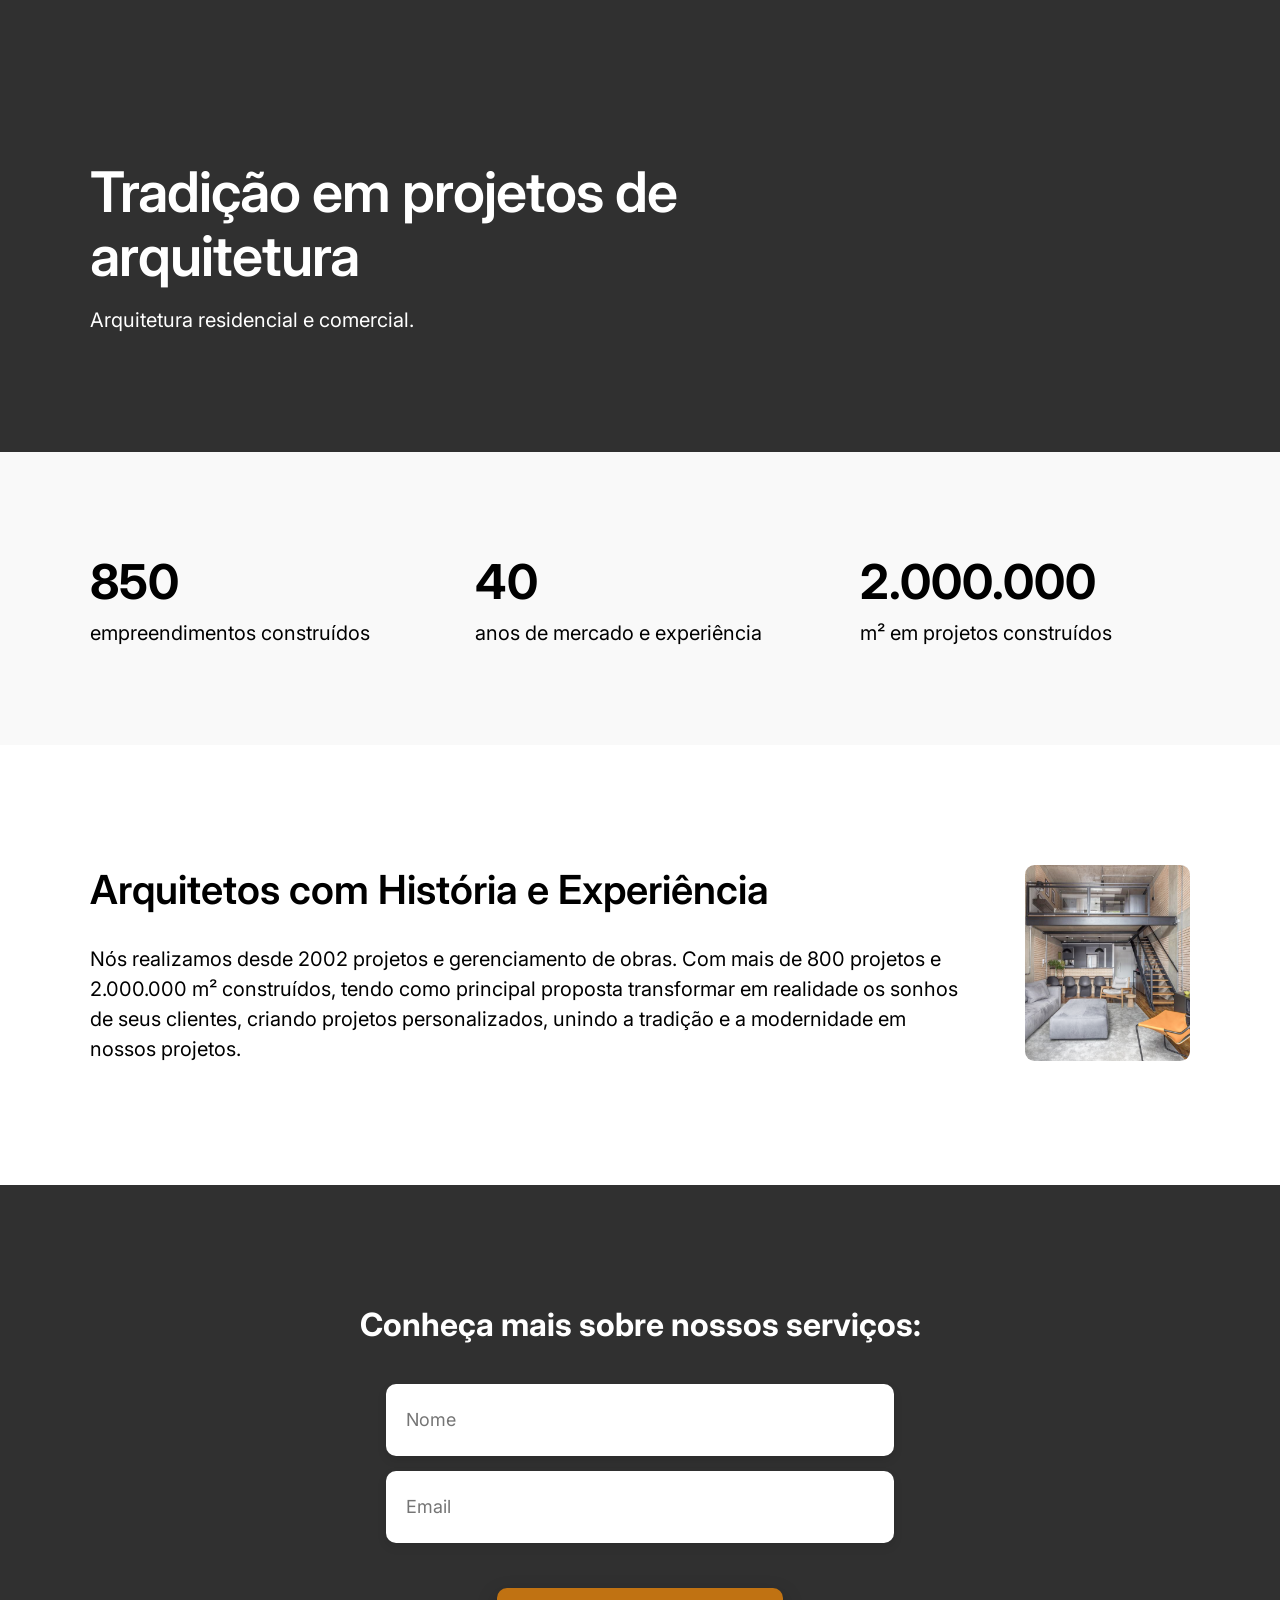
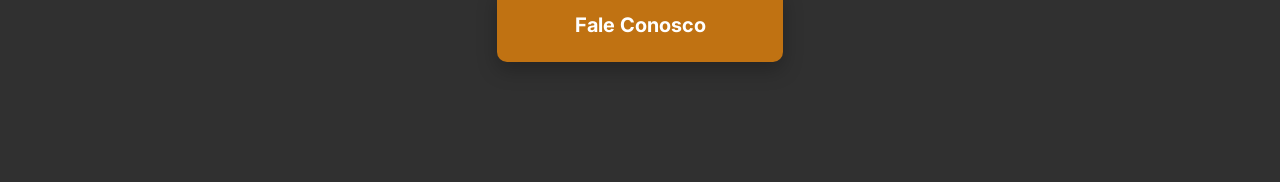
<file: index.html>
<!DOCTYPE html>
<html lang="pt-br">
<head>
  <meta charset="UTF-8">
  <meta name="viewport" content="width=device-width, initial-scale=1.0">

  <!-- Google Fonts -->
  <link rel="preconnect" href="https://fonts.googleapis.com">
  <link rel="preconnect" href="https://fonts.gstatic.com" crossorigin>
  <link href="https://fonts.googleapis.com/css2?family=Inter:wght@400;600;700&display=swap" rel="stylesheet">

  <link rel="stylesheet" href="style.css">
  <title>Desafio 1 - Landing Page</title>
</head>
<body>

  <!-- HERO -->
  <section id="hero">
    <div class="container">
      <h1>Tradição em projetos de arquitetura</h1>
      <p>Arquitetura residencial e comercial.</p>
    </div>
  </section>

  <!-- NÚMEROS -->
  <section id="numeros">
    <div class="container numeros-flex">
      <div class="numero-item">
        <h2>850</h2>
        <p>empreendimentos construídos</p>
      </div>

      <div class="numero-item">
        <h2>40</h2>
        <p>anos de mercado e experiência</p>
      </div>

      <div class="numero-item">
        <h2>2.000.000</h2>
        <p>m² em projetos construídos</p>
      </div>
    </div>
  </section>

  <!-- SOBRE -->
  <section id="sobre">
    <div class="container sobre-flex">
      <div class="texto">
        <h2>Arquitetos com História e Experiência</h2>
        <p>
          Nós realizamos desde 2002 projetos e gerenciamento de obras.
          Com mais de 800 projetos e 2.000.000 m² construídos, tendo
          como principal proposta transformar em realidade os sonhos de
          seus clientes, criando projetos personalizados, unindo a tradição
          e a modernidade em nossos projetos.
        </p>
      </div>

      <div class="imagem">
        <img src="imagens/imagemmeio.svg" alt="Projeto de arquitetura">
      </div>
    </div>
  </section>

  <!-- CONTATO -->
  <section id="contato">
    <div class="container">
      <h2>Conheça mais sobre nossos serviços:</h2>

      <form action="https://api.sheetmonkey.io/form/hs6SkpPBXs96tUmHM95v2F" method="POST">
        <input type="text" name="Name" placeholder="Nome" required>
        <input type="email" name="Email" placeholder="Email" required>
        <input type="hidden" name="Created" value="x-sheetmonkey-current-date-time">
        <button type="submit">Fale Conosco</button>
      </form>
    </div>
  </section>

</body>
</html>
</file>
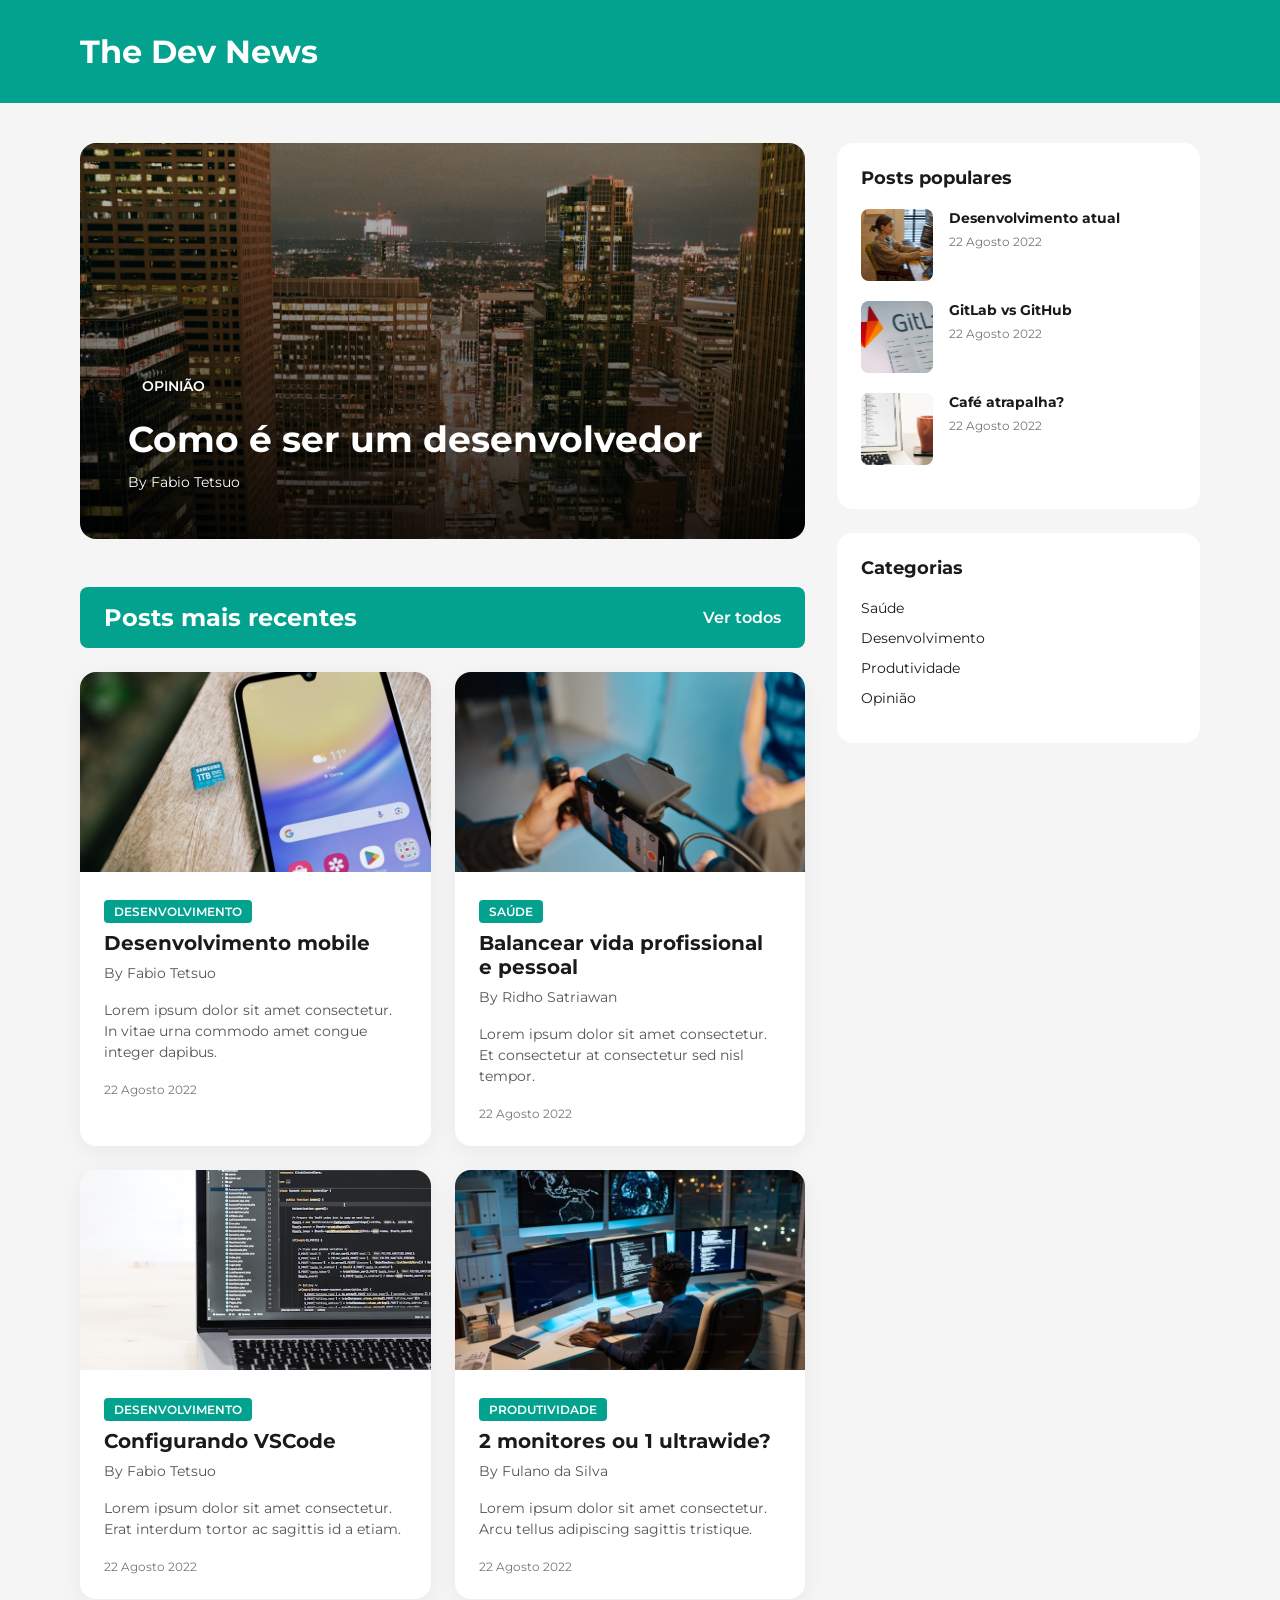
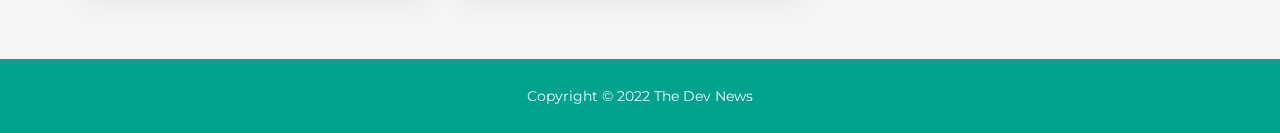
<file: Desktop/blog-reponsivo-dnc/index.html>
<!DOCTYPE html>
<html lang="pt-BR">
<head>
  <meta charset="UTF-8">
  <meta name="viewport" content="width=device-width, initial-scale=1.0">
  <title>The Dev News</title>

  <link rel="stylesheet" href="style.css">

  <!-- Google Font -->
  <link rel="preconnect" href="https://fonts.googleapis.com">
  <link rel="preconnect" href="https://fonts.gstatic.com" crossorigin>
  <link href="https://fonts.googleapis.com/css2?family=Montserrat:wght@400;600;700&display=swap" rel="stylesheet">
</head>

<body>

<header class="header">
  <div class="container">
    <h1 class="logo">The Dev News</h1>
  </div>
</header>

<main class="container layout">

  <!-- CONTEÚDO -->
  <section class="conteudo">

    <!-- BANNER -->
    <section class="banner">
      <div class="banner-texto">
        <span class="banner-categoria">OPINIÃO</span>
        <h2 class="banner-titulo">Como é ser um desenvolvedor</h2>
        <p class="banner-autor">By Fabio Tetsuo</p>
      </div>
    </section>

    <!-- TOPO POSTS -->
    <div class="posts-topo">
      <h2>Posts mais recentes</h2>
      <a href="#">Ver todos</a>
    </div>

    <!-- CARDS -->
    <div class="cards">

      <article class="card">
        <img src="imagens/desenvmobile.jpg" alt="">
        <div class="card-conteudo">
          <span class="categoria">DESENVOLVIMENTO</span>
          <h3>Desenvolvimento mobile</h3>
          <p class="autor">By Fabio Tetsuo</p>
          <p>Lorem ipsum dolor sit amet consectetur. In vitae urna commodo amet congue integer dapibus.</p>
          <span class="data">22 Agosto 2022</span>
        </div>
      </article>

      <article class="card">
        <img src="imagens/balanproepess.jpg" alt="">
        <div class="card-conteudo">
          <span class="categoria">SAÚDE</span>
          <h3>Balancear vida profissional e pessoal</h3>
          <p class="autor">By Ridho Satriawan</p>
          <p>Lorem ipsum dolor sit amet consectetur. Et consectetur at consectetur sed nisl tempor.</p>
          <span class="data">22 Agosto 2022</span>
        </div>
      </article>

      <article class="card">
        <img src="imagens/configvscode.jpg" alt="">
        <div class="card-conteudo">
          <span class="categoria">DESENVOLVIMENTO</span>
          <h3>Configurando VSCode</h3>
          <p class="autor">By Fabio Tetsuo</p>
          <p>Lorem ipsum dolor sit amet consectetur. Erat interdum tortor ac sagittis id a etiam.</p>
          <span class="data">22 Agosto 2022</span>
        </div>
      </article>

      <article class="card">
        <img src="imagens/doisouum.jpg" alt="">
        <div class="card-conteudo">
          <span class="categoria">PRODUTIVIDADE</span>
          <h3>2 monitores ou 1 ultrawide?</h3>
          <p class="autor">By Fulano da Silva</p>
          <p>Lorem ipsum dolor sit amet consectetur. Arcu tellus adipiscing sagittis tristique.</p>
          <span class="data">22 Agosto 2022</span>
        </div>
      </article>

    </div>

  </section>

  <!-- SIDEBAR -->
  <aside class="sidebar">

    <div class="box">
      <h2 class="box-titulo">Posts populares</h2>

      <div class="post-popular">
        <img src="imagens/imgdesenatual.svg" alt="">
        <div>
          <h4>Desenvolvimento atual</h4>
          <span>22 Agosto 2022</span>
        </div>
      </div>

      <div class="post-popular">
        <img src="imagens/imglab.svg" alt="">
        <div>
          <h4>GitLab vs GitHub</h4>
          <span>22 Agosto 2022</span>
        </div>
      </div>

      <div class="post-popular">
        <img src="imagens/imgcafe.svg" alt="">
        <div>
          <h4>Café atrapalha?</h4>
          <span>22 Agosto 2022</span>
        </div>
      </div>
    </div>

    <div class="box">
      <h2 class="box-titulo">Categorias</h2>
      <ul class="categorias">
        <li>Saúde</li>
        <li>Desenvolvimento</li>
        <li>Produtividade</li>
        <li>Opinião</li>
      </ul>
    </div>

  </aside>

</main>

<footer class="footer">
  <p>Copyright © 2022 The Dev News</p>
</footer>

</body>
</html>
</file>
<file: style.css>
* {
  margin: 0;
  padding: 0;
  box-sizing: border-box;
  font-family: "Inter", sans-serif;
}

body {
  background-color: #ffffff;
}

.container {
  max-width: 1140px;
  margin: 0 auto;
  padding: 0 20px;
}

/* HERO */
#hero {
  background-color: #303030;
  padding: 160px 0 120px 0;
}

#hero h1 {
  color: #FFFFFF;
  font-size: 56px;
  font-weight: 600;
  line-height: 64px;
  letter-spacing: -1px;
  max-width: 600px;
}

#hero p {
  color: #FFFFFF;
  font-size: 20px;
  margin-top: 20px;
}

/* NÚMEROS */
#numeros {
  background-color: #F9F9F9;
  padding: 100px 0;
}

.numeros-flex {
  display: flex;
  justify-content: space-between;
  text-align: left;
}

.numero-item {
  width: 30%;
}

#numeros h2 {
  font-size: 48px;
  font-weight: 700;
  color: #000000;
}

#numeros p {
  font-size: 20px;
  margin-top: 10px;
  color: #000000;
}

/* SOBRE */
#sobre {
  padding: 120px 0;
}

.sobre-flex {
  display: flex;
  justify-content: space-between;
  align-items: center;
  gap: 60px;
}

.texto h2 {
  font-size: 40px;
  font-weight: 600;
  margin-bottom: 30px;
}

.texto p {
  font-size: 20px;
  line-height: 30px;
}

.imagem img {
  width: 510px;
  max-width: 100%;
}

/* CONTATO */
#contato {
  background-color: #303030;
  padding: 120px 0;
  text-align: center;
  color: #FFFFFF;
}

#contato h2 {
  font-size: 32px;
  margin-bottom: 40px;
}

input {
  width: 508px;
  height: 72px;
  border-radius: 10px;
  border: none;
  margin: 15px auto;
  display: block;
  padding-left: 20px;
  font-size: 18px;
  box-shadow: 0px 4px 10px rgba(0, 0, 0, 0.1);
}

button {
  width: 286px;
  height: 74px;
  background-color: #C07212;
  border-radius: 10px;
  border: none;
  color: #FFFFFF;
  font-size: 20px;
  font-weight: 700;
  margin-top: 30px;
  cursor: pointer;
  transition: 0.3s;
  box-shadow: 0px 8px 20px rgba(0, 0, 0, 0.25);
}

button:hover {
  transform: translateY(-5px);
}

/* RESPONSIVO */
@media (max-width: 900px) {

  .numeros-flex,
  .sobre-flex {
    flex-direction: column;
    text-align: center;
    gap: 40px;
  }

  #hero h1 {
    font-size: 36px;
    line-height: 42px;
  }

  input {
    width: 90%;
  }

  button {
    width: 80%;
  }
}
</file>
<file: Desktop/blog-reponsivo-dnc/style.css>
* {
  margin: 0;
  padding: 0;
  box-sizing: border-box;
}

body {
  font-family: "Montserrat", sans-serif;
  background-color: #F5F5F5;
  color: #1A1A1A;
}

.container {
  max-width: 1160px;
  margin: 0 auto;
  padding: 0 20px;
}

/* HEADER */
.header {
  background: #02A28F;
  padding: 32px 0;
}

.logo {
  color: #FFF;
  font-size: 32px;
  font-weight: 700;
}

/* LAYOUT */
.layout {
  display: flex;
  gap: 32px;
  margin-top: 40px;
}

.conteudo {
  flex: 2;
}

.sidebar {
  flex: 1;
}

/* BANNER */
.banner {
  height: 396px;
  border-radius: 16px;
  display: flex;
  align-items: flex-end;
  padding: 48px;

  background-image:
    linear-gradient(to top, rgba(0,0,0,0.85), rgba(0,0,0,0.2)),
    url("imagens/imgsuperior.jpg");

  background-size: cover;
  background-position: center;
}

.banner-texto {
  color: white;
  max-width: 600px;
}

.banner-categoria {
  padding: 6px 14px;
  border-radius: 6px;
  font-size: 14px;
  font-weight: 600;
  display: inline-block;
  margin-bottom: 16px;
}

.banner-titulo {
  font-size: 36px;
  font-weight: 700;
  margin-bottom: 12px;
}

.banner-autor {
  font-size: 14px;
}

/* TOPO POSTS */
.posts-topo {
  margin: 48px 0 24px;
  background: #02A28F;
  padding: 16px 24px;
  border-radius: 8px;
  color: white;
  display: flex;
  justify-content: space-between;
  align-items: center;
}

.posts-topo a {
  text-decoration: none;
  color: white;
  font-weight: 600;
}

/* CARDS */
.cards {
  display: grid;
  grid-template-columns: repeat(2, 1fr);
  gap: 24px;
}

.card {
  background: white;
  border-radius: 16px;
  overflow: hidden;
  box-shadow: 0 6px 24px rgba(0,0,0,0.05);
  transition: 0.3s;
}

.card:hover {
  transform: translateY(-6px);
}

.card img {
  width: 100%;
  height: 200px;
  object-fit: cover;
}

.card-conteudo {
  padding: 24px;
}

.categoria {
  background: #02A28F;
  color: white;
  padding: 4px 10px;
  border-radius: 4px;
  font-size: 12px;
  font-weight: 600;
  display: inline-block;
  margin-bottom: 8px;
}

.card h3 {
  font-size: 20px;
  font-weight: 700;
  margin-bottom: 8px;
}

.autor {
  font-size: 12px;
  color: #777;
  margin-bottom: 12px;
}

.card p {
  font-size: 14px;
  color: #555;
  margin-bottom: 16px;
  line-height: 1.5;
}

.data {
  font-size: 12px;
  color: #777;
}

/* SIDEBAR */
.box {
  background: white;
  padding: 24px;
  border-radius: 16px;
  margin-bottom: 24px;
}

.box-titulo {
  font-size: 18px;
  font-weight: 700;
  margin-bottom: 20px;
}

.post-popular {
  display: flex;
  gap: 16px;
  margin-bottom: 20px;
}

.post-popular img {
  width: 72px;
  height: 72px;
  border-radius: 8px;
  object-fit: cover;
}

.post-popular h4 {
  font-size: 14px;
  margin-bottom: 4px;
}

.post-popular span {
  font-size: 12px;
  color: #777;
}

.categorias {
  list-style: none;
}

.categorias li {
  margin-bottom: 12px;
  font-size: 14px;
  cursor: pointer;
}

/* FOOTER */
.footer {
  margin-top: 60px;
  background: #02A28F;
  padding: 28px;
  text-align: center;
  color: white;
  font-size: 14px;
}

/* RESPONSIVO */
@media (max-width: 1024px) {
  .layout {
    flex-direction: column;
  }

  .cards {
    grid-template-columns: 1fr;
  }

  .banner {
    height: 300px;
    padding: 32px;
  }

  .banner-titulo {
    font-size: 28px;
  }
}
/* DESKTOP GRANDE - padrão já definido acima */

/* DESKTOP MÉDIO / TABLET (1024px até 769px) */
@media (max-width: 1024px) {
  .layout {
    flex-direction: column;
    gap: 24px;
  }

  .cards {
    grid-template-columns: 1fr;
    gap: 20px;
  }

  .banner {
    height: 300px;
    padding: 32px;
  }

  .banner-titulo {
    font-size: 28px;
  }
}

/* TABLET PEQUENO / CELULAR (768px até 481px) */
@media (max-width: 768px) {
  .container {
    padding: 0 16px;
  }

  .banner {
    height: 250px;
    padding: 24px;
  }

  .banner-titulo {
    font-size: 24px;
  }

  .banner-categoria {
    font-size: 12px;
    padding: 4px 10px;
  }

  .cards {
    grid-template-columns: 1fr;
    gap: 16px;
  }

  .card img {
    height: 180px;
  }

  .post-popular img {
    width: 60px;
    height: 60px;
  }

  .posts-topo {
    flex-direction: column;
    align-items: flex-start;
    gap: 8px;
  }
}

/* CELULAR PEQUENO / TELAS VERTICAIS (480px ou menos) */
@media (max-width: 480px) {
  .banner {
    height: 200px;
    padding: 16px;
  }

  .banner-titulo {
    font-size: 20px;
  }

  .banner-texto {
    max-width: 100%;
  }

  .card-conteudo {
    padding: 16px;
  }

  .cards {
    gap: 12px;
  }

  .post-popular {
    gap: 12px;
  }
}
</file>
